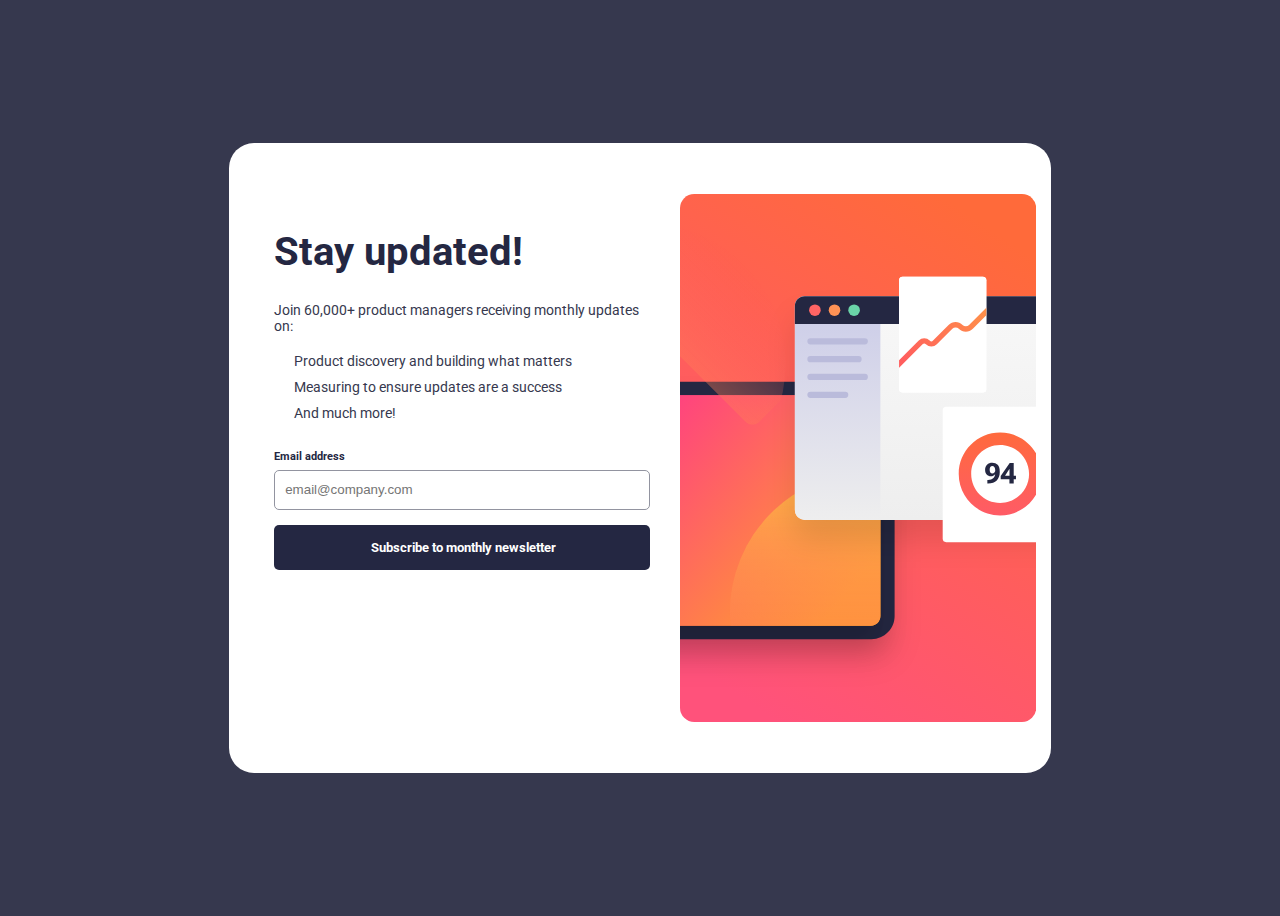
<file: index.html>
<!DOCTYPE html>
<html lang="en">

<head>
  <meta charset="UTF-8">
  <meta name="viewport" content="width=device-width, initial-scale=1.0">
  <link rel="preconnect" href="https://fonts.googleapis.com">
  <link rel="preconnect" href="https://fonts.gstatic.com" crossorigin>
  <link href="https://fonts.googleapis.com/css2?family=Roboto:wght@400;700&display=swap" rel="stylesheet">
  <link rel="stylesheet" href="newsletter-signup.css">

  <title>Frontend Mentor | Newsletter sign-up form with success message</title>


  <style>
    .attribution {
      font-size: 11px;
      text-align: center;
    }

    .attribution a {
      color: hsl(228, 45%, 44%);
    }
  </style>
</head>

<body>


  <div class="main">
    <div class="text">
      <h1>Stay updated!</h1>

      <p class="list">Join 60,000+ product managers receiving monthly updates on:

      <ul>
        <li>Product discovery and building what matters</li>
        <li>Measuring to ensure updates are a success</li>
        <li>And much more!</li>
      </ul>
      </p>

      <label id="emaillabel">Email address</label>
      <input id="email" type="email" placeholder="email@company.com" required>

      <input type="submit" value="Subscribe to monthly newsletter" class="subscribe"></input>
    </div>
    <svg class="illustration" xmlns="http://www.w3.org/2000/svg" xmlns:xlink="http://www.w3.org/1999/xlink" width="400"
      height="593" viewBox="0 0 400 593">
      <defs>
        <linearGradient id="b" x1="72.75%" x2="27.25%" y1="0%" y2="100%">
          <stop offset="0%" stop-color="#FF6A3A" />
          <stop offset="100%" stop-color="#FF527B" />
        </linearGradient>
        <linearGradient id="h" x1="22.319%" x2="99.127%" y1="28.497%" y2="70.858%">
          <stop offset="0%" stop-color="#FF3E83" />
          <stop offset="100%" stop-color="#FF9F2E" />
        </linearGradient>
        <linearGradient id="k" x1="50%" x2="50%" y1="0%" y2="100%">
          <stop offset="0%" stop-color="#FFB443" />
          <stop offset="100%" stop-color="#FF5B64" stop-opacity="0" />
        </linearGradient>
        <linearGradient id="o" x1="50%" x2="50%" y1="0%" y2="100%">
          <stop offset="0%" stop-color="#F8F8F8" />
          <stop offset="100%" stop-color="#EEE" />
        </linearGradient>
        <linearGradient id="p" x1="50%" x2="50%" y1="0%" y2="100%">
          <stop offset="0%" stop-color="#CACBE8" />
          <stop offset="100%" stop-color="#EEE" />
          <stop offset="100%" stop-color="#CACBE8" />
        </linearGradient>
        <linearGradient id="r" x1="97.791%" x2="7.729%" y1="26.944%" y2="71.879%">
          <stop offset="0%" stop-color="#FF9049" />
          <stop offset="100%" stop-color="#FF5E5E" />
        </linearGradient>
        <linearGradient id="t" x1="50%" x2="50%" y1="0%" y2="100%">
          <stop offset="0%" stop-color="#FF6A3D" />
          <stop offset="100%" stop-color="#FF5B66" />
        </linearGradient>
        <path id="e"
          d="M0 26C0 11.64 11.64 0 26 0h381c14.36 0 26 11.64 26 26v237c0 14.36-11.64 26-26 26H26c-14.36 0-26-11.64-26-26V26Z" />
        <path id="g"
          d="M0 11C0 4.925 4.925 0 11 0h379c6.075 0 11 4.925 11 11v237c0 6.075-4.925 11-11 11H11c-6.075 0-11-4.925-11-11V11Z" />
        <path id="i"
          d="M0 11C0 4.925 4.925 0 11 0h379c6.075 0 11 4.925 11 11v237c0 6.075-4.925 11-11 11H11c-6.075 0-11-4.925-11-11V11Z" />
        <path id="n"
          d="M0 11C0 4.925 4.925 0 11 0h411c6.075 0 11 4.925 11 11v229c0 6.075-4.925 11-11 11H11c-6.075 0-11-4.925-11-11V11Z" />
        <path id="q" d="M0 4a4 4 0 0 1 4-4h90a4 4 0 0 1 4 4v122a4 4 0 0 1-4 4H4a4 4 0 0 1-4-4V4Z" />
        <filter id="d" width="127.7%" height="141.5%" x="-13.9%" y="-12.5%" filterUnits="objectBoundingBox">
          <feOffset dy="24" in="SourceAlpha" result="shadowOffsetOuter1" />
          <feGaussianBlur in="shadowOffsetOuter1" result="shadowBlurOuter1" stdDeviation="16" />
          <feColorMatrix in="shadowBlurOuter1" values="0 0 0 0 0 0 0 0 0 0 0 0 0 0 0 0 0 0 0.100000001 0" />
        </filter>
        <filter id="f" width="129.9%" height="146.3%" x="-15%" y="-13.9%" filterUnits="objectBoundingBox">
          <feOffset dy="24" in="SourceAlpha" result="shadowOffsetOuter1" />
          <feGaussianBlur in="shadowOffsetOuter1" result="shadowBlurOuter1" stdDeviation="16" />
          <feColorMatrix in="shadowBlurOuter1" values="0 0 0 0 0 0 0 0 0 0 0 0 0 0 0 0 0 0 0.100000001 0" />
        </filter>
        <filter id="j" width="129.9%" height="146.3%" x="-15%" y="-13.9%" filterUnits="objectBoundingBox">
          <feOffset dy="24" in="SourceAlpha" result="shadowOffsetOuter1" />
          <feGaussianBlur in="shadowOffsetOuter1" result="shadowBlurOuter1" stdDeviation="16" />
          <feColorMatrix in="shadowBlurOuter1" values="0 0 0 0 0 0 0 0 0 0 0 0 0 0 0 0 0 0 0.100000001 0" />
        </filter>
        <filter id="m" width="127.7%" height="147.8%" x="-13.9%" y="-14.3%" filterUnits="objectBoundingBox">
          <feOffset dy="24" in="SourceAlpha" result="shadowOffsetOuter1" />
          <feGaussianBlur in="shadowOffsetOuter1" result="shadowBlurOuter1" stdDeviation="16" />
          <feColorMatrix in="shadowBlurOuter1" values="0 0 0 0 0 0 0 0 0 0 0 0 0 0 0 0 0 0 0.100000001 0" />
        </filter>
        <rect id="a" width="400" height="593" x="0" y="0" rx="16" />
      </defs>
      <g fill="none" fill-rule="evenodd">
        <mask id="c" fill="#fff">
          <use xlink:href="#a" />
        </mask>
        <rect width="400" height="593" rx="16" />
        <path fill="url(#b)" fill-rule="nonzero" d="M0 0h400v593H0z" mask="url(#c)" />
        <g mask="url(#c)">
          <g fill-rule="nonzero" transform="translate(-192 211)">
            <use xlink:href="#e" fill="#000" filter="url(#d)" />
            <use xlink:href="#e" fill="#242742" />
          </g>
          <g transform="translate(-176 226)">
            <g fill-rule="nonzero">
              <use xlink:href="#g" fill="#000" filter="url(#f)" />
              <use xlink:href="#g" fill="url(#h)" />
            </g>
            <mask id="l" fill="#fff">
              <use xlink:href="#i" />
            </mask>
            <g fill-rule="nonzero">
              <use xlink:href="#i" fill="#000" filter="url(#j)" />
              <use xlink:href="#i" fill="url(#h)" />
            </g>
            <circle cx="390" cy="244" r="158" fill="url(#k)" fill-rule="nonzero" mask="url(#l)" />
            <circle cx="136.446" cy="-34.554" r="158" fill="url(#k)" fill-rule="nonzero" mask="url(#l)"
              transform="rotate(-135 136.446 -34.554)" />
          </g>
          <g fill-rule="nonzero" transform="translate(129 115)">
            <use xlink:href="#n" fill="#000" filter="url(#m)" />
            <use xlink:href="#n" fill="url(#o)" />
            <path fill="url(#p)" d="M0 11C0 4.925 4.925 0 11 0h85v251H11c-6.075 0-11-4.925-11-11V11Z" />
            <path fill="#BABBDB"
              d="M14 50.5a3.5 3.5 0 0 1 3.5-3.5h61a3.5 3.5 0 0 1 0 7h-61a3.5 3.5 0 0 1-3.5-3.5Zm0 20a3.5 3.5 0 0 1 3.5-3.5h54a3.5 3.5 0 0 1 0 7h-54a3.5 3.5 0 0 1-3.5-3.5Zm0 20a3.5 3.5 0 0 1 3.5-3.5h61a3.5 3.5 0 0 1 0 7h-61a3.5 3.5 0 0 1-3.5-3.5Zm0 20a3.5 3.5 0 0 1 3.5-3.5h39a3.5 3.5 0 1 1 0 7h-39a3.5 3.5 0 0 1-3.5-3.5Z" />
            <path fill="#242742" d="M0 11C0 4.925 4.925 0 11 0h411c6.075 0 11 4.925 11 11v20H0V11Z" />
            <g transform="translate(16 9)">
              <circle cx="6.5" cy="6.5" r="6.5" fill="#FF6464" />
              <circle cx="28.5" cy="6.5" r="6.5" fill="#FF9255" />
              <circle cx="50.5" cy="6.5" r="6.5" fill="#6BD4A8" />
            </g>
          </g>
          <g transform="translate(246 93)">
            <path fill="#FFF" fill-rule="nonzero"
              d="M0 4a4 4 0 0 1 4-4h90a4 4 0 0 1 4 4v122a4 4 0 0 1-4 4H4a4 4 0 0 1-4-4V4Z" />
            <mask id="s" fill="#fff">
              <use xlink:href="#q" />
            </mask>
            <use xlink:href="#q" fill="#FFF" fill-rule="nonzero" />
            <path fill="url(#r)" fill-rule="nonzero"
              d="M108.12 28.878a3 3 0 0 1 .002 4.243L82.847 58.41c-4.348 4.351-11.4 4.351-15.749 0a5.132 5.132 0 0 0-7.26 0L42.406 75.853a8.668 8.668 0 0 1-12.262 0 2.668 2.668 0 0 0-3.774 0l-32.248 32.268a3 3 0 1 1-4.244-4.242l32.248-32.267a8.668 8.668 0 0 1 12.262 0 2.668 2.668 0 0 0 3.774 0L55.594 54.17c4.348-4.35 11.4-4.35 15.748 0a5.132 5.132 0 0 0 7.26 0l25.276-25.29a3 3 0 0 1 4.243-.002Z"
              mask="url(#s)" />
            <path fill="#FFF" fill-rule="nonzero"
              d="M49 150a4 4 0 0 1 4-4h120a4 4 0 0 1 4 4v144a4 4 0 0 1-4 4H53a4 4 0 0 1-4-4V150Z" />
            <path fill="url(#t)"
              d="M46.5 79C64.45 79 79 64.45 79 46.5S64.45 14 46.5 14 14 28.55 14 46.5 28.55 79 46.5 79Zm0 14C72.181 93 93 72.181 93 46.5S72.181 0 46.5 0 0 20.819 0 46.5 20.819 93 46.5 93Z"
              transform="translate(67 175)" />
            <path fill="#242742" fill-rule="nonzero"
              d="M96.61 216.72c0 2.27.589 4.067 1.766 5.39 1.177 1.313 2.78 1.969 4.812 1.969 1.886 0 3.36-.672 4.422-2.016 1.073-1.344 1.61-3.02 1.61-5.031h-1.172c0 1.146-.318 2.057-.954 2.734-.635.677-1.427 1.016-2.375 1.016-1.01 0-1.76-.339-2.25-1.016-.49-.687-.734-1.692-.734-3.015 0-1.51.245-2.594.734-3.25.5-.667 1.24-1 2.22-1 1.051 0 1.869.432 2.452 1.297.584.864.875 2.411.875 4.64l.14.625c0 3.302-.723 5.646-2.171 7.031-1.448 1.386-3.495 2.073-6.14 2.063h-.704v3.969h.813c4.25-.042 7.495-1.193 9.734-3.453 2.25-2.271 3.375-5.329 3.375-9.172v-.813c0-3.458-.776-5.958-2.328-7.5-1.552-1.552-3.557-2.328-6.016-2.328-2.468 0-4.437.714-5.906 2.14-1.469 1.428-2.203 3.334-2.203 5.72ZM123.923 232h4.828v-22.75h-4.516l-10.11 14.563v3.438h17.141v-3.891h-4.937l-.813.078h-6.5l4.828-7.562h.157v9.593l-.079.547v5.985Z" />
          </g>
        </g>
      </g>
    </svg>
    <img class="mobileillustration" src="images\illustration-sign-up-mobile.svg" alt="image">
  </div>



  <div class="hidden">
    <img src="images\icon-success.svg" alt="success" width="45" height="45">

    <h2>Thanks for subscribing!</h2>

    <p class="confirmation">A confirmation email has been sent to ash@loremcompany.com.
      Please open it and click the button inside to confirm your subscription.</p>

    <button class="dismiss">Dismiss message</button>
  </div>

  <script src="newsletter-signup.js"></script>


</body>

</html>
</file>
<file: newsletter-signup.css>
* {
    box-sizing: border-box;
}

body {
    height: 100vh;
    display: flex;
    flex-wrap: wrap;
    background-color: hsl(235, 18%, 26%);
}

.main {
    align-self: center;
    display: grid;
    grid-template-columns: 55% 45%;
    grid-template-areas:
        "text illustration";
    width: 65%;
    height: 70%;
    background-color: white;
    margin: auto;
    padding: 15px;
    border-radius: 25px;
}

.text {
    grid-area: "text";
    padding: 30px;
    width: fit-content;
}

p,
label {
    font-family: 'Roboto', sans-serif;
    font-size: 14px;
    color: hsl(235, 18%, 26%);
    font-weight: 400;
}

ul {
    padding-left: 0px;
    width: max-content;
    font-family: 'Roboto', sans-serif;
    font-size: 14px;
    color: hsl(235, 18%, 26%);
    font-weight: 400;
}

ul li {
    background: url(file:///C:/code/newsletter-sign-up-with-success-message-main/assets/images/icon-list.svg) no-repeat left;
    list-style: none;
    padding: 5px 20px;
}

.illustration {
    grid-area: "illustration";
    height: 100%;
    width: 100%;
}

.mobileillustration {
    position: absolute;
    visibility: hidden;
}

h1,
h2 {
    font-family: 'Roboto', sans-serif;
    font-size: 40px;
    color: hsl(234, 29%, 20%);
    font-weight: 700;
    margin-top: 40px;
}

label {
    display: block;
    font-size: 11px;
    color: hsl(234, 29%, 20%);
    font-weight: 700;
    margin: 24px 0px 7px;
}

input {
    width: 100%;
    height: 40px;
    margin-bottom: 15px;
    border: 1px solid hsl(231, 7%, 60%);
    border-radius: 5px;
    padding-left: 10px;
    color: hsl(231, 7%, 60%);
}

.subscribe,
.dismiss {
    width: 100%;
    height: 45px;
    color: white;
    font-family: 'Roboto', sans-serif;
    font-weight: 700;
    font-size: 13px;
    background-color: hsl(234, 29%, 20%);
    border: 0px;
    border-radius: 5px;
}

.hidden {
    visibility: hidden;
    position: absolute;
    align-self: center;
    background-color: white;
    width: 50vh;
    height: 50vh;
    left: 37%;
    padding: 35px;
    border-radius: 25px;
}

.open {
    visibility: visible;
}

.close {
    visibility: hidden;
}

h2 {
    margin: 20px 0px;
    line-height: 40px;
}

.confirmation {
    font-size: 13px;
}

.dismiss {
    margin-top: 10px;
}

@media (max-width: 375px) {
    body {
        height: 100vh;
        width: 100%;
        margin: 0px;
        background-color: white;
    }

    .main {
        width: 100%;
        height: 100%;
        margin: 0px;
        padding: 0px;
        border-radius: 0px;
        grid-template-rows: 35% 65%;
        grid-template-columns: 100%;
        grid-template-areas:
            "illustration"
            "text";

    }

    .hidden {
        height: 100%;
        width: 100%;
        left: 0%;
        border-radius: 0px;
        padding: 120px 15px 15px 15px;
    }

    .text {
        padding: 15px;
        margin-top: 30px;
    }

    .illustration {
        position: absolute;
        visibility: hidden;
    }

    .mobileillustration {
        visibility: visible;
        grid-area: illustration;
        position: static;
        margin-bottom: 10px;
    }

    .dismiss {
        margin-top: 60%;
        width: 100%;
    }
}
</file>
